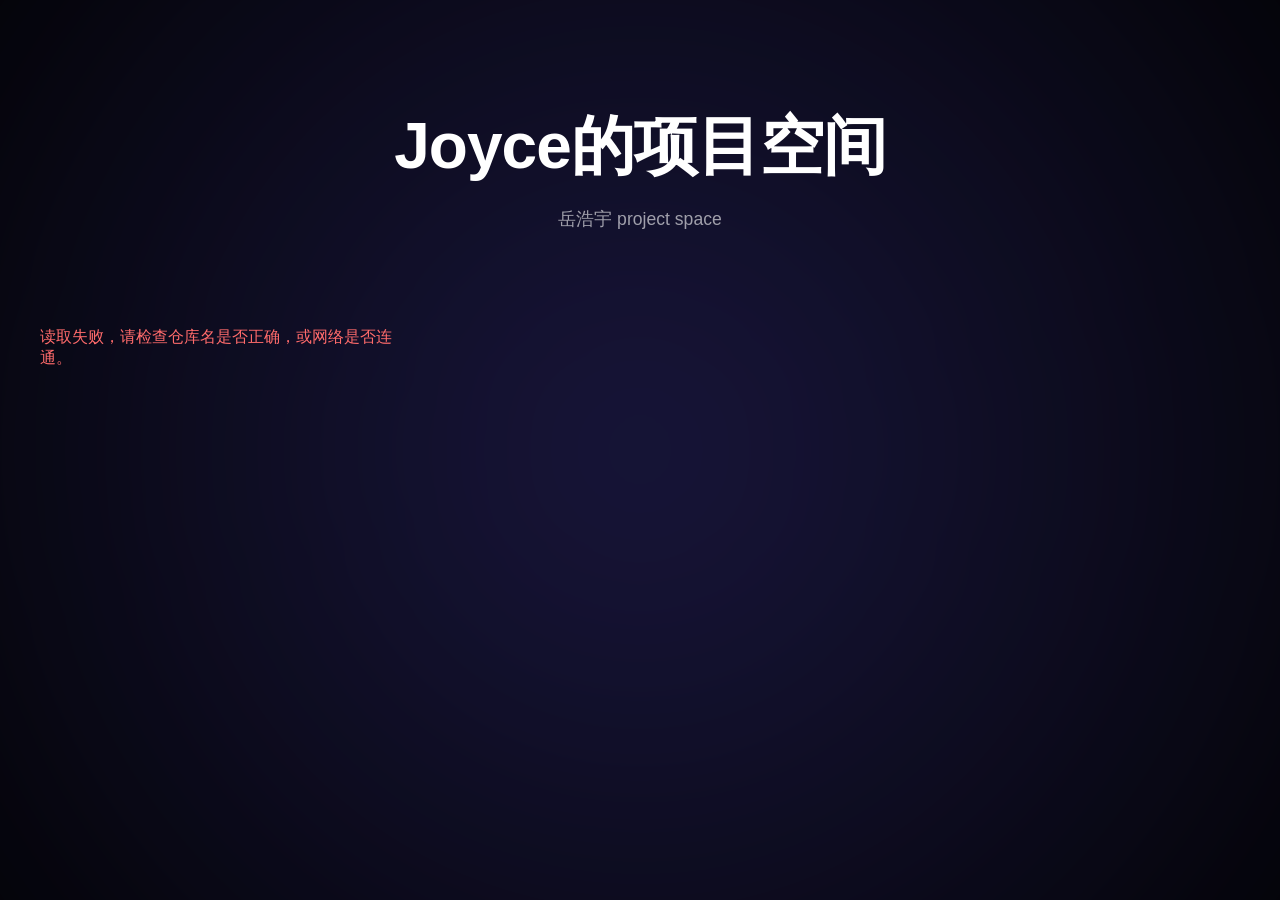
<file: index.html>
<!DOCTYPE html>
<html lang="zh-CN">
<head>
    <meta charset="UTF-8">
    <meta name="viewport" content="width=device-width, initial-scale=1.0">
    <title>Joyce的灵感空间</title>
    <link rel="stylesheet" href="style.css">
</head>
<body>
    <div class="aurora-bg"></div>

    <div class="container">
        <header class="header">
            <h1 class="title">Joyce的项目空间</h1>
            <p class="subtitle">岳浩宇 project space</p>
        </header>

        <main>
            <div id="project-grid" class="grid">
                <div class="loading">Joyce马上为你呈现...</div>
            </div>
        </main>
    </div>

    <script src="script.js"></script>
</body>
</html>
</file>
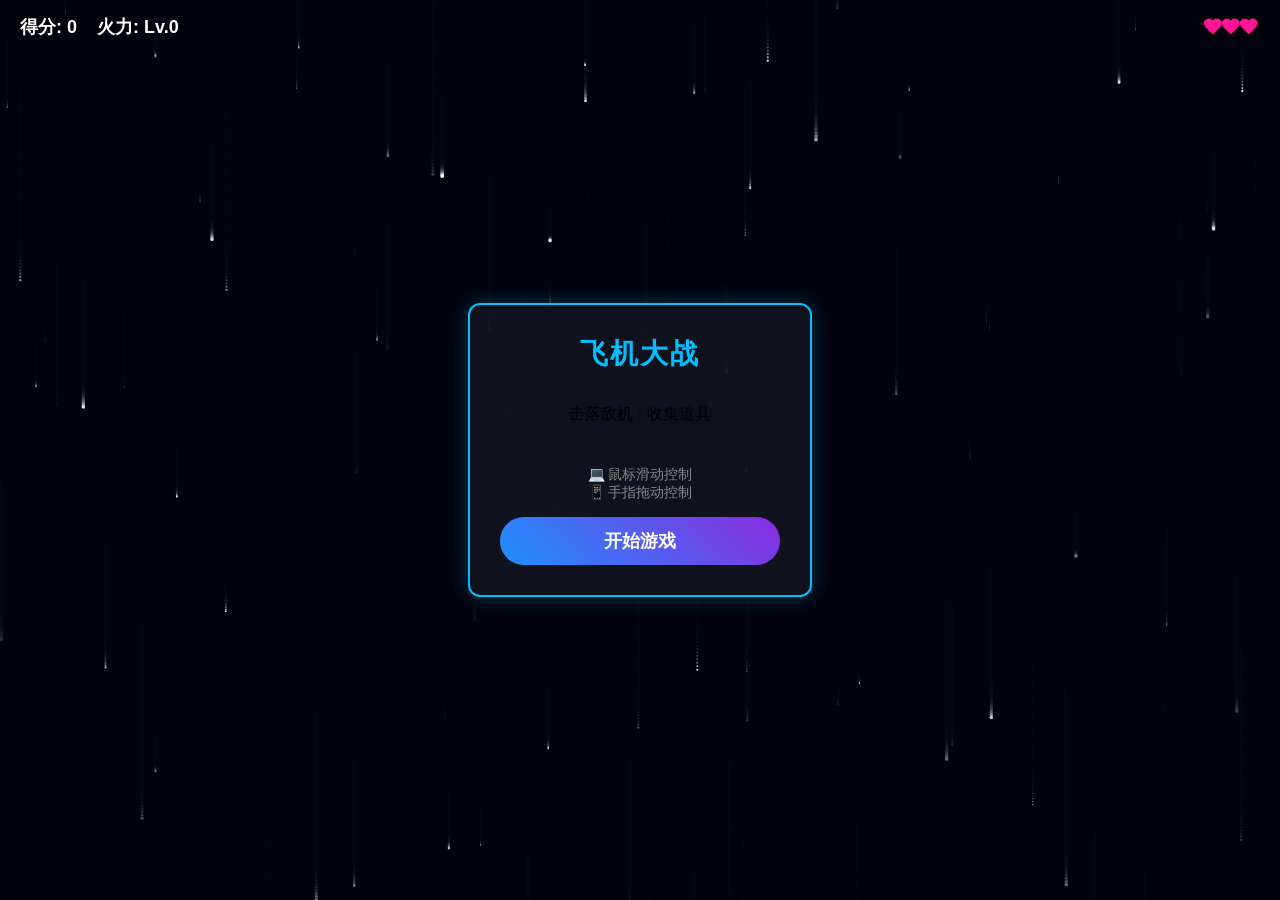
<file: projects/index.html>
<!DOCTYPE html>
<html lang="zh-CN">
<head>
    <meta charset="UTF-8">
    <meta name="viewport" content="width=device-width, initial-scale=1.0, maximum-scale=1.0, user-scalable=no">
    <title>飞机大战 - 强化版</title>
    <style>
        /* CSS 样式部分 */
        :root {
            --primary-color: #00BFFF;
            --danger-color: #FF4500;
            --power-color: #00FF00;
            --text-color: #FFFFFF;
            --ui-bg: rgba(0, 0, 0, 0.7);
        }

        body, html {
            margin: 0;
            padding: 0;
            width: 100%;
            height: 100%;
            overflow: hidden;
            background-color: #050510;
            font-family: 'Segoe UI', Tahoma, Geneva, Verdana, sans-serif;
            touch-action: none; /* 关键：禁止移动端默认触摸行为 */
            user-select: none; /* 禁止选中文本 */
            -webkit-user-select: none;
        }

        canvas {
            display: block;
            width: 100%;
            height: 100%;
        }

        #ui-layer {
            position: absolute;
            top: 0;
            left: 0;
            width: 100%;
            height: 100%;
            pointer-events: none;
            display: flex;
            flex-direction: column;
            justify-content: space-between;
        }

        /* 顶部状态栏 */
        .status-bar {
            display: flex;
            justify-content: space-between;
            align-items: center;
            padding: 15px 20px;
            font-size: 18px;
            font-weight: bold;
            color: var(--text-color);
            text-shadow: 0 0 5px rgba(0, 0, 0, 0.8);
        }

        .left-status, .right-status {
            display: flex;
            gap: 20px;
            align-items: center;
        }

        .heart-icon { color: #FF1493; margin-right: 2px; }
        .power-icon { color: var(--power-color); margin-right: 2px; }

        /* 模态框 */
        .modal {
            position: absolute;
            top: 50%;
            left: 50%;
            transform: translate(-50%, -50%);
            background: rgba(16, 20, 30, 0.95);
            border: 2px solid var(--primary-color);
            border-radius: 12px;
            padding: 30px;
            text-align: center;
            pointer-events: auto;
            box-shadow: 0 0 20px rgba(0, 191, 255, 0.3);
            min-width: 280px;
            display: flex;
            flex-direction: column;
            gap: 15px;
            transition: opacity 0.3s;
        }

        .hidden {
            opacity: 0;
            pointer-events: none;
            display: none !important;
        }

        h1 {
            margin: 0;
            color: var(--primary-color);
            font-size: 28px;
            letter-spacing: 2px;
        }

        .score-display {
            font-size: 40px;
            color: #fff;
            margin: 10px 0;
            font-weight: bold;
        }

        .btn {
            background: linear-gradient(45deg, #1E90FF, #8A2BE2);
            border: none;
            padding: 12px 24px;
            color: white;
            font-size: 18px;
            font-weight: bold;
            border-radius: 25px;
            cursor: pointer;
            transition: transform 0.1s, box-shadow 0.2s;
        }

        .btn:hover { transform: scale(1.05); box-shadow: 0 0 15px var(--primary-color); }
        .btn:active { transform: scale(0.95); }
        
        .controls-hint {
            font-size: 14px;
            color: #888;
            margin-top: 10px;
        }
    </style>
</head>
<body>

    <canvas id="gameCanvas"></canvas>

    <div id="ui-layer">
        <div class="status-bar" id="hud">
            <div class="left-status">
                <div id="scoreText">得分: 0</div>
                <div id="powerText">火力: Lv.0</div>
            </div>
            <div class="right-status" id="healthText">
                <span class="heart-icon">❤❤❤</span>
            </div>
        </div>

        <div id="startScreen" class="modal">
            <h1>飞机大战</h1>
            <p>击落敌机 · 收集道具</p>
            <div class="controls-hint">
                💻 鼠标滑动控制<br>
                📱 手指拖动控制
            </div>
            <button class="btn" id="startBtn">开始游戏</button>
        </div>

        <div id="gameOverScreen" class="modal hidden">
            <h1>游戏结束</h1>
            <p>最终得分</p>
            <div class="score-display" id="finalScore">0</div>
            <button class="btn" id="restartBtn">再次挑战</button>
        </div>
    </div>

    <script>
        const canvas = document.getElementById('gameCanvas');
        const ctx = canvas.getContext('2d');
        
        const startScreen = document.getElementById('startScreen');
        const gameOverScreen = document.getElementById('gameOverScreen');
        const scoreText = document.getElementById('scoreText');
        const powerText = document.getElementById('powerText');
        const healthText = document.getElementById('healthText');
        const finalScoreText = document.getElementById('finalScore');
        const startBtn = document.getElementById('startBtn');
        const restartBtn = document.getElementById('restartBtn');

        let gameState = 'MENU'; 
        let score = 0;
        let animationId;
        let frames = 0;
        let width, height;

        function resize() {
            width = window.innerWidth;
            height = window.innerHeight;
            canvas.width = width;
            canvas.height = height;
        }
        window.addEventListener('resize', resize);
        resize();

        // 输入控制
        const mouse = { x: width / 2, y: height / 2 };
        
        function updateInput(x, y) {
            mouse.x = x;
            mouse.y = y;
        }

        // 鼠标事件
        window.addEventListener('mousemove', (e) => {
            if (gameState === 'PLAYING') updateInput(e.clientX, e.clientY);
        });

        // 触摸事件 (支持多指，只取第一指)
        window.addEventListener('touchmove', (e) => {
            if (gameState === 'PLAYING') {
                e.preventDefault(); // 阻止滚动
                updateInput(e.touches[0].clientX, e.touches[0].clientY);
            }
        }, { passive: false });

        window.addEventListener('touchstart', (e) => {
             if (gameState === 'PLAYING') {
                updateInput(e.touches[0].clientX, e.touches[0].clientY);
            }
        });

        // 类定义

        class Star {
            constructor() {
                this.x = Math.random() * width;
                this.y = Math.random() * height;
                this.size = Math.random() * 2;
                this.speed = Math.random() * 3 + 0.5;
                this.opacity = Math.random();
            }
            update() {
                this.y += this.speed;
                if (this.y > height) { this.y = 0; this.x = Math.random() * width; }
            }
            draw() {
                ctx.fillStyle = `rgba(255, 255, 255, ${this.opacity})`;
                ctx.beginPath();
                ctx.arc(this.x, this.y, this.size, 0, Math.PI * 2);
                ctx.fill();
            }
        }

        class Player {
            constructor() {
                this.x = width / 2;
                this.y = height - 100;
                this.radius = 20;
                this.color = '#8A2BE2';
                this.health = 3;
                this.powerLevel = 0; // 0:单发, 1:双发, 2+:散射
                this.maxPowerLevel = 3;
            }

            upgradePower() {
                if (this.powerLevel < this.maxPowerLevel) {
                    this.powerLevel++;
                    updateUI();
                    // 浮动文字特效可以在这里加
                } else {
                    score += 50; // 满级加分
                }
            }

            update() {
                // 平滑移动
                this.x += (mouse.x - this.x) * 0.15;
                this.y += (mouse.y - this.y) * 0.15;

                // 边界限制
                if (this.x < this.radius) this.x = this.radius;
                if (this.x > width - this.radius) this.x = width - this.radius;
                if (this.y < this.radius) this.y = this.radius;
                if (this.y > height - this.radius) this.y = height - this.radius;
            }

            draw() {
                ctx.save();
                ctx.translate(this.x, this.y);

                // 飞机主体
                ctx.beginPath();
                ctx.moveTo(0, -30);
                ctx.lineTo(25, 20);
                ctx.lineTo(0, 10);
                ctx.lineTo(-25, 20);
                ctx.closePath();

                let gradient = ctx.createLinearGradient(0, -30, 0, 20);
                gradient.addColorStop(0, '#00BFFF');
                gradient.addColorStop(1, '#8A2BE2');
                ctx.fillStyle = gradient;
                ctx.fill();

                ctx.shadowBlur = 15;
                ctx.shadowColor = '#00BFFF';
                ctx.strokeStyle = '#fff';
                ctx.lineWidth = 2;
                ctx.stroke();

                // 驾驶舱
                ctx.fillStyle = '#fff';
                ctx.beginPath();
                ctx.moveTo(0, -10);
                ctx.lineTo(3, 5);
                ctx.lineTo(-3, 5);
                ctx.fill();

                ctx.restore();
            }
        }

        class Bullet {
            constructor(x, y, angle = 0, speed = 10, size = 4) {
                this.x = x;
                this.y = y;
                this.radius = size;
                this.speed = speed;
                this.angle = angle;
                this.vx = Math.sin(angle) * this.speed;
                this.vy = -Math.cos(angle) * this.speed;
                this.markedForDeletion = false;
            }

            update() {
                this.x += this.vx;
                this.y += this.vy;
                if (this.y < -50 || this.x < -50 || this.x > width + 50) {
                    this.markedForDeletion = true;
                }
            }

            draw() {
                ctx.beginPath();
                ctx.fillStyle = '#E0FFFF';
                ctx.arc(this.x, this.y, this.radius, 0, Math.PI * 2);
                ctx.fill();
                ctx.shadowBlur = 10;
                ctx.shadowColor = '#00BFFF';
                ctx.fill();
                ctx.shadowBlur = 0;
            }
        }

        class Enemy {
            constructor() {
                this.radius = 20;
                this.x = Math.random() * (width - this.radius * 2) + this.radius;
                this.y = -this.radius;
                this.speed = Math.random() * 2 + 2 + (score / 500); 
                this.markedForDeletion = false;
                this.angle = 0;
                this.spinSpeed = Math.random() * 0.1 - 0.05;
                this.hp = 1 + Math.floor(score / 1000); // 分数越高血越厚
            }

            update() {
                this.y += this.speed;
                this.angle += this.spinSpeed;
                if (this.y > height + this.radius) this.markedForDeletion = true;
            }

            draw() {
                ctx.save();
                ctx.translate(this.x, this.y);
                ctx.rotate(this.angle);

                ctx.beginPath();
                ctx.moveTo(-20, -15);
                ctx.lineTo(20, -15);
                ctx.lineTo(0, 25);
                ctx.closePath();

                ctx.fillStyle = '#FF4500';
                ctx.fill();
                ctx.strokeStyle = '#FF0000';
                ctx.lineWidth = 2;
                ctx.stroke();

                ctx.fillStyle = 'rgba(255, 255, 0, 0.5)';
                ctx.beginPath();
                ctx.arc(0, 0, 8, 0, Math.PI * 2);
                ctx.fill();

                ctx.restore();
            }
        }

        // 新增：道具类
        class PowerUp {
            constructor() {
                this.radius = 20;
                this.x = Math.random() * (width - 40) + 20;
                this.y = -30;
                this.speed = 2; // 掉落速度较慢
                this.markedForDeletion = false;
                this.pulse = 0;
            }

            update() {
                this.y += this.speed;
                this.pulse += 0.1;
                if (this.y > height + this.radius) this.markedForDeletion = true;
            }

            draw() {
                ctx.save();
                ctx.translate(this.x, this.y);
                
                // 呼吸效果
                const scale = 1 + Math.sin(this.pulse) * 0.1;
                ctx.scale(scale, scale);

                // 绘制发光边框
                ctx.shadowBlur = 15;
                ctx.shadowColor = '#00FF00';
                ctx.strokeStyle = '#00FF00';
                ctx.lineWidth = 3;
                
                // 矩形框
                ctx.strokeRect(-15, -15, 30, 30);
                
                // 内部半透明填充
                ctx.fillStyle = 'rgba(0, 255, 0, 0.3)';
                ctx.fillRect(-15, -15, 30, 30);

                // 文字 P
                ctx.fillStyle = '#fff';
                ctx.font = 'bold 20px Arial';
                ctx.textAlign = 'center';
                ctx.textBaseline = 'middle';
                ctx.fillText('P', 0, 2);

                ctx.restore();
            }
        }

        class Particle {
            constructor(x, y, color) {
                this.x = x;
                this.y = y;
                this.size = Math.random() * 3 + 2;
                this.speedX = Math.random() * 6 - 3;
                this.speedY = Math.random() * 6 - 3;
                this.color = color;
                this.alpha = 1;
                this.decay = Math.random() * 0.02 + 0.02;
            }
            update() {
                this.x += this.speedX;
                this.y += this.speedY;
                this.alpha -= this.decay;
            }
            draw() {
                ctx.save();
                ctx.globalAlpha = this.alpha;
                ctx.fillStyle = this.color;
                ctx.beginPath();
                ctx.arc(this.x, this.y, this.size, 0, Math.PI * 2);
                ctx.fill();
                ctx.restore();
            }
        }

        // 游戏管理器
        let player;
        let bullets = [];
        let enemies = [];
        let particles = [];
        let stars = [];
        let powerUps = []; // 道具数组

        function init() {
            player = new Player();
            bullets = [];
            enemies = [];
            particles = [];
            powerUps = [];
            score = 0;
            frames = 0;
            mouse.x = width / 2;
            mouse.y = height - 150;
            updateUI();
            
            stars = [];
            for (let i = 0; i < 100; i++) {
                stars.push(new Star());
            }
        }

        function createExplosion(x, y, color = '#FF4500') {
            for (let i = 0; i < 12; i++) {
                particles.push(new Particle(x, y, color));
            }
        }

        function spawnEntities() {
            // 敌人生成
            let spawnRate = 60;
            if (score > 500) spawnRate = 50;
            if (score > 1000) spawnRate = 40;
            if (score > 2000) spawnRate = 30;
            if (frames % spawnRate === 0) enemies.push(new Enemy());

            // 道具生成 (约每10秒生成一个，增加随机性)
            if (frames % 600 === 0 && Math.random() > 0.3) {
                powerUps.push(new PowerUp());
            }
        }

        function checkCollision(c1, c2) {
            const dx = c1.x - c2.x;
            const dy = c1.y - c2.y;
            const distance = Math.sqrt(dx * dx + dy * dy);
            return distance < c1.radius + c2.radius;
        }

        function updateUI() {
            scoreText.innerText = `得分: ${score}`;
            powerText.innerText = `火力: Lv.${player.powerLevel}`;
            let hearts = '';
            for (let i = 0; i < player.health; i++) hearts += '❤';
            healthText.innerHTML = `<span class="heart-icon">${hearts}</span>`;
        }

        function gameOver() {
            gameState = 'GAMEOVER';
            finalScoreText.innerText = score;
            gameOverScreen.classList.remove('hidden');
        }

        function playerShoot() {
            // 基础射击频率，等级越高射速越快
            const fireRate = 12 - (player.powerLevel * 2); 
            if (frames % fireRate === 0) {
                
                // 0级：单发
                bullets.push(new Bullet(player.x, player.y - 30));

                // 1级：双发 (左右)
                if (player.powerLevel >= 1) {
                    bullets.push(new Bullet(player.x - 15, player.y - 15));
                    bullets.push(new Bullet(player.x + 15, player.y - 15));
                }
                
                // 2级：三发散射 (左中右)
                if (player.powerLevel >= 2) {
                     bullets.push(new Bullet(player.x, player.y - 30, -0.2, 11, 5));
                     bullets.push(new Bullet(player.x, player.y - 30, 0.2, 11, 5));
                }

                // 3级：更加密集的散弹
                if (player.powerLevel >= 3) {
                    bullets.push(new Bullet(player.x - 20, player.y - 10, -0.1, 12, 6));
                    bullets.push(new Bullet(player.x + 20, player.y - 10, 0.1, 12, 6));
                }
            }
        }

        function animate() {
            if (gameState === 'MENU' || gameState === 'GAMEOVER') {
                ctx.fillStyle = 'rgba(5, 5, 16, 0.3)';
                ctx.fillRect(0, 0, width, height);
                if (stars.length === 0) for (let i = 0; i < 100; i++) stars.push(new Star());
                stars.forEach(star => { star.update(); star.draw(); });
                if (gameState !== 'MENU' && gameState !== 'GAMEOVER') requestAnimationFrame(animate);
                else requestAnimationFrame(animate); 
                return;
            }

            ctx.fillStyle = 'rgba(5, 5, 16, 0.4)';
            ctx.fillRect(0, 0, width, height);

            stars.forEach(star => { star.update(); star.draw(); });

            player.update();
            player.draw();
            playerShoot();

            // 粒子
            particles.forEach((p, i) => {
                p.update();
                p.draw();
                if (p.alpha <= 0) particles.splice(i, 1);
            });

            // 子弹
            bullets.forEach((b, i) => {
                b.update();
                b.draw();
                if (b.markedForDeletion) bullets.splice(i, 1);
            });

            // 敌人
            enemies.forEach((e, eIndex) => {
                e.update();
                e.draw();

                // 子弹击中敌人
                bullets.forEach((b, bIndex) => {
                    if (checkCollision(b, e)) {
                        // 简单逻辑：一击必杀，或者扣血
                        e.hp--;
                        if (e.hp <= 0) {
                            createExplosion(e.x, e.y, '#FFD700');
                            score += 10;
                            updateUI();
                            enemies.splice(eIndex, 1);
                        }
                        bullets.splice(bIndex, 1); // 子弹消失
                    }
                });

                // 敌人撞击玩家
                if (checkCollision(player, e)) {
                    createExplosion(player.x, player.y, '#FF0000');
                    enemies.splice(eIndex, 1);
                    player.health--;
                    // 被撞击掉一级火力
                    if(player.powerLevel > 0) player.powerLevel--;
                    updateUI();
                    
                    canvas.style.transform = 'translate(5px, 5px)';
                    setTimeout(() => canvas.style.transform = 'translate(0, 0)', 50);

                    if (player.health <= 0) gameOver();
                }

                if (e.markedForDeletion) enemies.splice(eIndex, 1);
            });

            // 道具逻辑
            powerUps.forEach((p, pIndex) => {
                p.update();
                p.draw();

                // 玩家吃到道具
                if (checkCollision(player, p)) {
                    player.upgradePower();
                    createExplosion(p.x, p.y, '#00FF00'); // 绿色特效
                    powerUps.splice(pIndex, 1);
                }
                
                if (p.markedForDeletion) powerUps.splice(pIndex, 1);
            });

            spawnEntities();
            frames++;
            requestAnimationFrame(animate);
        }

        startBtn.addEventListener('click', () => {
            startScreen.classList.add('hidden');
            init();
            gameState = 'PLAYING';
        });

        restartBtn.addEventListener('click', () => {
            gameOverScreen.classList.add('hidden');
            init();
            gameState = 'PLAYING';
        });

        init();
        animate();

    </script>
</body>
</html>
</file>
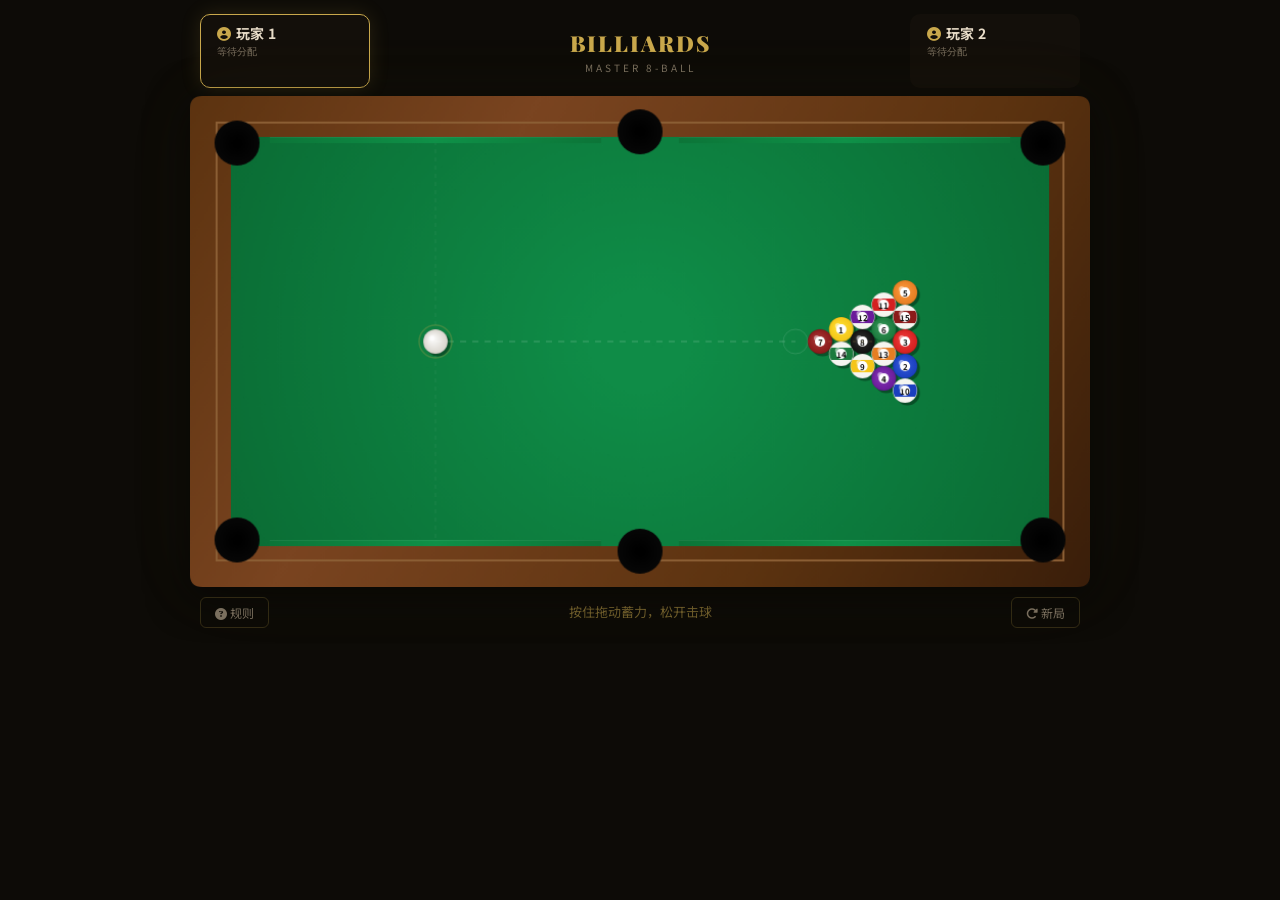
<file: projects/模拟台球/index.html>
<!DOCTYPE html>
<html lang="zh-CN">
<head>
<meta charset="UTF-8">
<meta name="viewport" content="width=device-width, initial-scale=1.0, user-scalable=no">
<title>台球大师 - 美式8球</title>
<link href="https://fonts.googleapis.com/css2?family=Playfair+Display:wght@700;900&family=Noto+Sans+SC:wght@400;600;700&display=swap" rel="stylesheet">
<link href="https://cdnjs.cloudflare.com/ajax/libs/font-awesome/6.5.0/css/all.min.css" rel="stylesheet">
<style>
:root{--bg:#0d0b07;--fg:#e8dcc8;--muted:#7a6f5e;--accent:#c9a84c;--card:rgba(20,16,10,0.9);--border:rgba(201,168,76,0.2)}
*{margin:0;padding:0;box-sizing:border-box}
body{background:var(--bg);color:var(--fg);font-family:'Noto Sans SC',sans-serif;min-height:100vh;display:flex;flex-direction:column;align-items:center;overflow-x:hidden;touch-action:none;-webkit-tap-highlight-color:transparent}
header{width:100%;max-width:920px;padding:14px 20px 8px;display:flex;justify-content:space-between;align-items:center;gap:10px;flex-wrap:wrap}
.player-panel{display:flex;align-items:center;gap:10px;padding:8px 16px;border-radius:10px;background:var(--card);border:1px solid transparent;transition:all .3s;min-width:170px}
.player-panel.active{border-color:var(--accent);box-shadow:0 0 20px rgba(201,168,76,0.15)}
.player-panel .name{font-weight:700;font-size:14px;letter-spacing:.5px}
.player-panel .type-label{font-size:10px;color:var(--muted);font-family:'Playfair Display',serif;margin-top:1px}
.player-panel .balls-row{display:flex;gap:3px;margin-top:4px;min-height:16px;flex-wrap:wrap}
.mini-ball{width:14px;height:14px;border-radius:50%;border:1px solid rgba(255,255,255,0.12);flex-shrink:0}
.title-area{text-align:center;flex-shrink:0}
.title-area h1{font-family:'Playfair Display',serif;font-size:22px;font-weight:900;color:var(--accent);letter-spacing:2px}
.title-area .sub{font-size:10px;color:var(--muted);letter-spacing:3px;margin-top:2px}
#gameCanvas{display:block;width:100%;max-width:900px;border-radius:6px;cursor:crosshair;box-shadow:0 8px 40px rgba(0,0,0,0.6),0 0 80px rgba(201,168,76,0.05)}
footer{width:100%;max-width:920px;padding:10px 20px 16px;display:flex;justify-content:space-between;align-items:center;flex-wrap:wrap;gap:8px}
.msg-bar{font-size:13px;color:var(--accent);min-height:20px;text-align:center;flex:1;transition:opacity .3s}
.help-btn{background:transparent;border:1px solid var(--border);color:var(--muted);padding:6px 14px;border-radius:6px;cursor:pointer;font-size:12px;font-family:inherit;transition:all .2s}
.help-btn:hover{border-color:var(--accent);color:var(--accent)}
#helpModal{position:fixed;inset:0;z-index:100;display:none;justify-content:center;align-items:center;background:rgba(0,0,0,0.7);backdrop-filter:blur(4px)}
#helpModal.show{display:flex}
.modal-box{background:#1a150e;border:1px solid var(--border);border-radius:14px;padding:28px 32px;max-width:420px;width:90%;max-height:80vh;overflow-y:auto}
.modal-box h2{font-family:'Playfair Display',serif;color:var(--accent);font-size:20px;margin-bottom:16px}
.modal-box p,.modal-box li{font-size:13px;line-height:1.8;color:var(--fg);opacity:.85}
.modal-box ul{padding-left:18px;margin:8px 0}
.modal-box .close-btn{display:block;margin:20px auto 0;padding:8px 32px;background:var(--accent);color:var(--bg);border:none;border-radius:6px;cursor:pointer;font-weight:700;font-family:inherit;font-size:13px}
#overlay{position:fixed;inset:0;z-index:90;display:none;justify-content:center;align-items:center;background:rgba(0,0,0,0.75);backdrop-filter:blur(6px)}
#overlay.show{display:flex}
.ov-box{text-align:center;padding:40px 48px;background:var(--card);border:1px solid var(--border);border-radius:16px}
.ov-box h2{font-family:'Playfair Display',serif;font-size:28px;color:var(--accent);margin-bottom:8px}
.ov-box p{color:var(--muted);margin-bottom:24px;font-size:14px}
.ov-box button{padding:12px 40px;background:var(--accent);color:var(--bg);border:none;border-radius:8px;cursor:pointer;font-weight:700;font-size:14px;font-family:inherit;transition:transform .15s}
.ov-box button:hover{transform:scale(1.04)}
@media(max-width:600px){header{padding:10px 12px 6px}.player-panel{min-width:130px;padding:6px 10px}.player-panel .name{font-size:12px}.title-area h1{font-size:17px}footer{padding:8px 12px}.mini-ball{width:12px;height:12px}}
</style>
</head>
<body>
<header>
  <div class="player-panel active" id="p1Panel">
    <div>
      <div class="name"><i class="fa-solid fa-circle-user" style="color:var(--accent);margin-right:4px"></i>玩家 1</div>
      <div class="type-label" id="p1Type">等待分配</div>
      <div class="balls-row" id="p1Balls"></div>
    </div>
  </div>
  <div class="title-area">
    <h1>BILLIARDS</h1>
    <div class="sub">MASTER 8-BALL</div>
  </div>
  <div class="player-panel" id="p2Panel">
    <div>
      <div class="name"><i class="fa-solid fa-circle-user" style="color:var(--accent);margin-right:4px"></i>玩家 2</div>
      <div class="type-label" id="p2Type">等待分配</div>
      <div class="balls-row" id="p2Balls"></div>
    </div>
  </div>
</header>
<canvas id="gameCanvas" width="880" height="480"></canvas>
<footer>
  <button class="help-btn" id="helpOpen"><i class="fa-solid fa-circle-question"></i> 规则</button>
  <div class="msg-bar" id="msgBar">按住拖动蓄力，松开击球</div>
  <button class="help-btn" id="newGameBtn"><i class="fa-solid fa-rotate-right"></i> 新局</button>
</footer>
<div id="helpModal">
  <div class="modal-box">
    <h2>美式8球规则</h2>
    <ul>
      <li>开球后，第一个合法进球决定双方球型</li>
      <li><b>实心球</b>（1-7号）与<b>花球</b>（9-15号）</li>
      <li>轮流击球，进自己的球可继续击球</li>
      <li>打完己方所有球后，需击入8号球获胜</li>
      <li>白球进袋或未碰到球为犯规，对方获得自由球</li>
      <li>未清完己方球就打进8号球判负</li>
    </ul>
    <p><b>操作：</b>按住鼠标向任意方向拖动蓄力，松开击球</p>
    <p style="margin-top:8px;font-size:11px;color:var(--muted)">支持鼠标和触屏操作</p>
    <button class="close-btn" id="helpClose">知道了</button>
  </div>
</div>
<div id="overlay">
  <div class="ov-box">
    <h2 id="ovTitle">胜利</h2>
    <p id="ovMsg">玩家 1 获胜</p>
    <button id="ovBtn">再来一局</button>
  </div>
</div>
<script>
const canvas = document.getElementById('gameCanvas');
const ctx = canvas.getContext('2d');
const CW = 880, CH = 480;

const T = {
  ox: 40, oy: 40, w: 800, h: 400, r: 12, pr: 22,
  bounce: 0.85, friction: 0.991, minV: 0.08, maxPower: 22
};

const POCKETS = [
  { x: T.ox + 6,       y: T.oy + 6 },
  { x: T.ox + T.w / 2, y: T.oy - 5 },
  { x: T.ox + T.w - 6, y: T.oy + 6 },
  { x: T.ox + 6,       y: T.oy + T.h - 6 },
  { x: T.ox + T.w / 2, y: T.oy + T.h + 5 },
  { x: T.ox + T.w - 6, y: T.oy + T.h - 6 }
];

const BC = {
  0:'#f0ece4',1:'#f5c518',2:'#1a3fbf',3:'#d42020',4:'#6a1b9a',
  5:'#e67e22',6:'#1b7a3d',7:'#8b1a1a',8:'#111111',
  9:'#f5c518',10:'#1a3fbf',11:'#d42020',12:'#6a1b9a',
  13:'#e67e22',14:'#1b7a3d',15:'#8b1a1a'
};

/* 固定纹理点 */
const feltDots = [];
for (let i = 0; i < 300; i++) feltDots.push({ x: T.ox + Math.random() * T.w, y: T.oy + Math.random() * T.h, bright: Math.random() > 0.5 });

/* ==================== 音效 ==================== */
let audioCtx = null;
function ensureAudio() { if (!audioCtx) audioCtx = new (window.AudioContext || window.webkitAudioContext)(); }
function playHit(vol) {
  ensureAudio(); if (!audioCtx) return;
  const len = 0.04, sr = audioCtx.sampleRate, buf = audioCtx.createBuffer(1, sr * len, sr), d = buf.getChannelData(0);
  for (let i = 0; i < d.length; i++) d[i] = (Math.random() * 2 - 1) * Math.exp(-i / (d.length * 0.08));
  const src = audioCtx.createBufferSource(); src.buffer = buf;
  const g = audioCtx.createGain(); g.gain.value = Math.min(vol, 1) * 0.18;
  const f = audioCtx.createBiquadFilter(); f.type = 'bandpass'; f.frequency.value = 900; f.Q.value = 0.8;
  src.connect(f); f.connect(g); g.connect(audioCtx.destination); src.start();
}
function playPocket() {
  ensureAudio(); if (!audioCtx) return;
  const o = audioCtx.createOscillator(), g = audioCtx.createGain();
  o.connect(g); g.connect(audioCtx.destination); o.frequency.value = 120; o.type = 'sine';
  g.gain.setValueAtTime(0.2, audioCtx.currentTime);
  g.gain.exponentialRampToValueAtTime(0.001, audioCtx.currentTime + 0.25);
  o.start(); o.stop(audioCtx.currentTime + 0.25);
}
function playCueHit(power) {
  ensureAudio(); if (!audioCtx) return;
  const o = audioCtx.createOscillator(), g = audioCtx.createGain();
  o.connect(g); g.connect(audioCtx.destination); o.frequency.value = 250 + power * 10; o.type = 'triangle';
  g.gain.setValueAtTime(0.12, audioCtx.currentTime);
  g.gain.exponentialRampToValueAtTime(0.001, audioCtx.currentTime + 0.08);
  o.start(); o.stop(audioCtx.currentTime + 0.08);
}

/* ==================== 游戏状态 ==================== */
let balls = [];
let state = 'idle'; // idle | aiming | moving | placing | gameover
let currentPlayer = 0;
let players = [{ type: null, pocketed: [] }, { type: null, pocketed: [] }];
let shotPocketed = [];
let shotFirstHit = null;
let msgTimeout = null;

let mouseX = CW / 2, mouseY = CH / 2;
let aimAngle = 0, aimPower = 0;
let dragStartX = 0, dragStartY = 0;

let pocketAnimations = [];
let frameCount = 0;

/* ==================== 球 ==================== */
function createBall(num, x, y) { return { num, x, y, vx: 0, vy: 0, active: true, color: BC[num], striped: num >= 9 }; }
function getCueBall() { return balls.find(b => b.num === 0 && b.active); }
function getCueBallAny() { return balls.find(b => b.num === 0); }

/* ==================== 初始化 ==================== */
function initGame() {
  balls = []; state = 'idle'; currentPlayer = 0;
  players = [{ type: null, pocketed: [] }, { type: null, pocketed: [] }];
  shotPocketed = []; shotFirstHit = null; pocketAnimations = [];

  balls.push(createBall(0, T.ox + T.w * 0.25, T.oy + T.h / 2));
  const nums = [1,2,3,4,5,6,7,9,10,11,12,13,14,15];
  for (let i = nums.length - 1; i > 0; i--) { const j = Math.floor(Math.random() * (i + 1)); [nums[i], nums[j]] = [nums[j], nums[i]]; }
  nums.splice(4, 0, 8);

  const sx = T.ox + T.w * 0.72, cy = T.oy + T.h / 2, d = T.r * 2 * Math.cos(Math.PI / 6);
  let idx = 0;
  for (let row = 0; row < 5; row++) for (let col = 0; col <= row; col++) {
    balls.push(createBall(nums[idx], sx + row * d, cy + (col - row / 2) * T.r * 2)); idx++;
  }
  updateUI(); setMsg('按住拖动蓄力，松开击球');
}

/* ==================== 物理 ==================== */
const SUBSTEPS = 5;

function nearPocket(x, y) {
  for (const p of POCKETS) { const dx = x - p.x, dy = y - p.y; if (dx * dx + dy * dy < (T.pr + 8) * (T.pr + 8)) return true; }
  return false;
}

function physicsUpdate() {
  for (let s = 0; s < SUBSTEPS; s++) {
    for (const b of balls) { if (b.active) { b.x += b.vx / SUBSTEPS; b.y += b.vy / SUBSTEPS; } }
    for (let i = 0; i < balls.length; i++) { if (!balls[i].active) continue; for (let j = i + 1; j < balls.length; j++) { if (!balls[j].active) continue; ballCollision(balls[i], balls[j]); } }
    for (const b of balls) { if (b.active) wallCollision(b); }
    for (const b of balls) { if (b.active) pocketCheck(b); }
  }
  for (const b of balls) {
    if (!b.active) continue;
    b.vx *= T.friction; b.vy *= T.friction;
    if (b.vx * b.vx + b.vy * b.vy < T.minV * T.minV) { b.vx = 0; b.vy = 0; }
  }
}

function ballCollision(a, b) {
  const dx = b.x - a.x, dy = b.y - a.y, dist = Math.sqrt(dx * dx + dy * dy), minD = T.r * 2;
  if (dist >= minD || dist < 0.001) return;
  const nx = dx / dist, ny = dy / dist, dvx = a.vx - b.vx, dvy = a.vy - b.vy, dvn = dvx * nx + dvy * ny;
  if (dvn <= 0) return;
  a.vx -= dvn * nx; a.vy -= dvn * ny; b.vx += dvn * nx; b.vy += dvn * ny;
  const ov = minD - dist; a.x -= ov / 2 * nx; a.y -= ov / 2 * ny; b.x += ov / 2 * nx; b.y += ov / 2 * ny;
  if (shotFirstHit === null) { if (a.num === 0) shotFirstHit = b.num; else if (b.num === 0) shotFirstHit = a.num; }
  const intensity = Math.min(dvn / 8, 1); if (intensity > 0.05) playHit(intensity);
}

function wallCollision(b) {
  if (nearPocket(b.x, b.y)) {
    /* 在袋口附近不做反弹，但加安全边界防止飞太远 */
    b.x = Math.max(T.ox - T.r * 2, Math.min(T.ox + T.w + T.r * 2, b.x));
    b.y = Math.max(T.oy - T.r * 2, Math.min(T.oy + T.h + T.r * 2, b.y));
    return;
  }
  const r = T.r, l = T.ox + r, rr = T.ox + T.w - r, tp = T.oy + r, bt = T.oy + T.h - r;
  let hit = false;
  if (b.x < l)  { b.x = l;  b.vx = Math.abs(b.vx) * T.bounce; hit = true; }
  if (b.x > rr) { b.x = rr; b.vx = -Math.abs(b.vx) * T.bounce; hit = true; }
  if (b.y < tp) { b.y = tp; b.vy = Math.abs(b.vy) * T.bounce; hit = true; }
  if (b.y > bt) { b.y = bt; b.vy = -Math.abs(b.vy) * T.bounce; hit = true; }
  if (hit) playHit(0.3);
}

function pocketCheck(b) {
  for (const p of POCKETS) {
    const dx = b.x - p.x, dy = b.y - p.y;
    if (dx * dx + dy * dy < T.pr * T.pr) {
      b.active = false; b.vx = 0; b.vy = 0;
      shotPocketed.push(b.num);
      pocketAnimations.push({ x: p.x, y: p.y, t: 1, color: b.color });
      playPocket(); return;
    }
  }
}

function allStopped() { return balls.every(b => !b.active || (b.vx === 0 && b.vy === 0)); }

/* ==================== 击球分析 ==================== */
function analyzeShot() {
  const pock = shotPocketed;
  const first = shotFirstHit;
  const cp = players[currentPlayer];
  let foul = false, gameOver = false, winner = null;

  /* 犯规判定 */
  if (pock.includes(0)) foul = true;
  if (first === null && !foul) foul = true;
  if (first !== null && cp.type && !foul) {
    if (cp.type === 'solid' && first > 8) foul = true;
    if (cp.type === 'stripe' && first < 9) foul = true;
  }

  /* 8号球判定 */
  if (pock.includes(8)) {
    gameOver = true;
    winner = (foul || countRemaining(currentPlayer) > 0) ? (1 - currentPlayer) : currentPlayer;
  }

  /* 球型分配 */
  if (!players[0].type && !foul && !gameOver) {
    const valid = pock.filter(n => n !== 0 && n !== 8);
    if (valid.length > 0) {
      const f = valid[0];
      if (f >= 1 && f <= 7) { cp.type = 'solid'; players[1 - currentPlayer].type = 'stripe'; setMsg(`球型分配 — 玩家${currentPlayer + 1}: 实心球`); }
      else { cp.type = 'stripe'; players[1 - currentPlayer].type = 'solid'; setMsg(`球型分配 — 玩家${currentPlayer + 1}: 花球`); }
    }
  }

  /* 记录进球 */
  for (const n of pock) {
    if (n === 0 || n === 8) continue;
    const owner = (n >= 1 && n <= 7) ? players.find(p => p.type === 'solid') : players.find(p => p.type === 'stripe');
    if (owner) owner.pocketed.push(n);
  }

  /* 游戏结束 */
  if (gameOver) {
    state = 'gameover';
    document.getElementById('ovTitle').textContent = '游戏结束';
    document.getElementById('ovMsg').textContent = `玩家 ${winner + 1} 获胜！`;
    document.getElementById('overlay').classList.add('show');
    updateUI(); return;
  }

  /* 犯规处理 */
  if (foul) {
    if (pock.includes(0)) {
      /* 白球进袋：保持白球 inactive，进入放置模式 */
      state = 'placing';
      currentPlayer = 1 - currentPlayer;
      setMsg('白球落袋犯规！请点击台面放置白球');
      updateUI(); return;
    }
    setMsg('犯规！换对手击球');
    currentPlayer = 1 - currentPlayer;
    state = 'idle'; updateUI(); return;
  }

  /* 正常结算 */
  const myPock = pock.filter(n => {
    if (!cp.type) return n !== 0 && n !== 8;
    return cp.type === 'solid' ? (n >= 1 && n <= 7) : (n >= 9 && n <= 15);
  });
  if (myPock.length === 0) { setMsg('换对手击球'); currentPlayer = 1 - currentPlayer; }
  else setMsg('好球！继续击球');
  state = 'idle'; updateUI();
}

function countRemaining(pi) {
  const p = players[pi]; if (!p.type) return 7;
  const [lo, hi] = p.type === 'solid' ? [1, 7] : [9, 15];
  let t = hi - lo + 1; for (const n of p.pocketed) { if (n >= lo && n <= hi) t--; } return t;
}

/* ==================== 瞄准线 ==================== */
function getAimEndpoint() {
  const cue = getCueBall(); if (!cue) return null;
  const dx = Math.cos(aimAngle), dy = Math.sin(aimAngle);
  let minT = 2000, hitBall = null;
  for (const b of balls) {
    if (!b.active || b.num === 0) continue;
    const ox = cue.x - b.x, oy = cue.y - b.y;
    const bv = 2 * (ox * dx + oy * dy), cv = ox * ox + oy * oy - (T.r * 2) * (T.r * 2);
    const disc = bv * bv - 4 * cv;
    if (disc >= 0) { const t = (-bv - Math.sqrt(disc)) / 2; if (t > 1 && t < minT) { minT = t; hitBall = b; } }
  }
  const l = T.ox + T.r, r = T.ox + T.w - T.r, tp = T.oy + T.r, bt = T.oy + T.h - T.r;
  const walls = [];
  if (dx < 0) walls.push({ t: (l - cue.x) / dx, chk: () => { const y = cue.y + dy * (l - cue.x) / dx; return y >= tp && y <= bt && !nearPocket(l, y); } });
  if (dx > 0) walls.push({ t: (r - cue.x) / dx, chk: () => { const y = cue.y + dy * (r - cue.x) / dx; return y >= tp && y <= bt && !nearPocket(r, y); } });
  if (dy < 0) walls.push({ t: (tp - cue.y) / dy, chk: () => { const x = cue.x + dx * (tp - cue.y) / dy; return x >= l && x <= r && !nearPocket(x, tp); } });
  if (dy > 0) walls.push({ t: (bt - cue.y) / dy, chk: () => { const x = cue.x + dx * (bt - cue.y) / dy; return x >= l && x <= r && !nearPocket(x, bt); } });
  for (const w of walls) { if (w.t > 1 && w.t < minT && w.chk()) { minT = w.t; hitBall = null; } }
  return { x: cue.x + dx * minT, y: cue.y + dy * minT, hitBall };
}

/* ==================== 渲染 ==================== */
function drawTable() {
  const grd = ctx.createLinearGradient(0, 0, CW, CH);
  grd.addColorStop(0, '#5c3310'); grd.addColorStop(0.3, '#7a4420'); grd.addColorStop(0.7, '#5c3310'); grd.addColorStop(1, '#3a1e0a');
  ctx.fillStyle = grd;
  ctx.beginPath(); ctx.moveTo(12, 0); ctx.lineTo(CW - 12, 0); ctx.quadraticCurveTo(CW, 0, CW, 12);
  ctx.lineTo(CW, CH - 12); ctx.quadraticCurveTo(CW, CH, CW - 12, CH); ctx.lineTo(12, CH);
  ctx.quadraticCurveTo(0, CH, 0, CH - 12); ctx.lineTo(0, 12); ctx.quadraticCurveTo(0, 0, 12, 0);
  ctx.closePath(); ctx.fill();

  ctx.strokeStyle = '#8b5e34'; ctx.lineWidth = 2;
  ctx.strokeRect(T.ox - 14, T.oy - 14, T.w + 28, T.h + 28);

  const fg = ctx.createRadialGradient(CW / 2, CH / 2, 50, CW / 2, CH / 2, 500);
  fg.addColorStop(0, '#0f8c47'); fg.addColorStop(1, '#0a6832');
  ctx.fillStyle = fg; ctx.fillRect(T.ox, T.oy, T.w, T.h);

  ctx.globalAlpha = 0.025;
  for (const dot of feltDots) { ctx.fillStyle = dot.bright ? '#fff' : '#000'; ctx.fillRect(dot.x, dot.y, 1, 1); }
  ctx.globalAlpha = 1;

  const lx = T.ox + T.w * 0.25;
  ctx.strokeStyle = 'rgba(255,255,255,0.07)'; ctx.lineWidth = 1; ctx.setLineDash([4, 4]);
  ctx.beginPath(); ctx.moveTo(lx, T.oy + 4); ctx.lineTo(lx, T.oy + T.h - 4); ctx.stroke(); ctx.setLineDash([]);
  ctx.fillStyle = 'rgba(255,255,255,0.1)';
  [T.ox + T.w * 0.25, T.ox + T.w * 0.75].forEach(dx => { ctx.beginPath(); ctx.arc(dx, T.oy + T.h / 2, 3, 0, Math.PI * 2); ctx.fill(); });

  for (const p of POCKETS) {
    ctx.beginPath(); ctx.arc(p.x, p.y, T.pr, 0, Math.PI * 2);
    ctx.fillStyle = '#080808'; ctx.fill();
    const sg = ctx.createRadialGradient(p.x, p.y, T.pr * 0.2, p.x, p.y, T.pr);
    sg.addColorStop(0, 'rgba(0,0,0,0.95)'); sg.addColorStop(1, 'rgba(0,0,0,0.2)');
    ctx.fillStyle = sg; ctx.fill();
  }

  /* 缓冲垫：只画上下边，远离所有袋口 */
  const cushW = 6, cg = T.pr + 16, mg = T.pr + 16, halfW = T.w / 2, segW = halfW - cg - mg;
  drawCushSeg(T.ox + cg, T.oy, segW, cushW);
  drawCushSeg(T.ox + halfW + mg, T.oy, segW, cushW);
  drawCushSeg(T.ox + cg, T.oy + T.h - cushW, segW, cushW);
  drawCushSeg(T.ox + halfW + mg, T.oy + T.h - cushW, segW, cushW);
}

function drawCushSeg(x, y, w, h) {
  if (w <= 0) return;
  const g = ctx.createLinearGradient(x, y, x + w, y);
  g.addColorStop(0, '#0c7538'); g.addColorStop(0.5, '#0f9148'); g.addColorStop(1, '#0c7538');
  ctx.fillStyle = g; ctx.fillRect(x, y, w, h);
  ctx.fillStyle = 'rgba(255,255,255,0.06)'; ctx.fillRect(x, y, w, 1);
}

function drawBall(b) {
  if (!b || !b.active) return;
  const { x, y, num, color, striped } = b, r = T.r;
  ctx.save();
  ctx.beginPath(); ctx.arc(x + 2.5, y + 2.5, r, 0, Math.PI * 2); ctx.fillStyle = 'rgba(0,0,0,0.35)'; ctx.fill();

  if (num === 0) {
    ctx.beginPath(); ctx.arc(x, y, r, 0, Math.PI * 2);
    const wg = ctx.createRadialGradient(x - r * 0.3, y - r * 0.3, 0, x, y, r);
    wg.addColorStop(0, '#ffffff'); wg.addColorStop(1, '#d8d4cc'); ctx.fillStyle = wg; ctx.fill();
  } else if (striped) {
    ctx.beginPath(); ctx.arc(x, y, r, 0, Math.PI * 2); ctx.fillStyle = '#f5f5f0'; ctx.fill();
    ctx.save(); ctx.beginPath(); ctx.arc(x, y, r - 0.5, 0, Math.PI * 2); ctx.clip();
    ctx.fillStyle = color; ctx.fillRect(x - r, y - r * 0.5, r * 2, r * 1); ctx.restore();
  } else {
    ctx.beginPath(); ctx.arc(x, y, r, 0, Math.PI * 2);
    const bg = ctx.createRadialGradient(x - r * 0.25, y - r * 0.25, 0, x, y, r);
    bg.addColorStop(0, lighten(color, 30)); bg.addColorStop(1, color); ctx.fillStyle = bg; ctx.fill();
  }

  if (num > 0) {
    ctx.beginPath(); ctx.arc(x, y, r * 0.42, 0, Math.PI * 2); ctx.fillStyle = '#fff'; ctx.fill();
    ctx.fillStyle = '#111'; ctx.font = `bold ${Math.round(r * 0.65)}px 'Noto Sans SC',sans-serif`;
    ctx.textAlign = 'center'; ctx.textBaseline = 'middle'; ctx.fillText(String(num), x, y + 0.5);
  }
  ctx.beginPath(); ctx.arc(x - r * 0.28, y - r * 0.28, r * 0.22, 0, Math.PI * 2); ctx.fillStyle = 'rgba(255,255,255,0.5)'; ctx.fill();
  ctx.beginPath(); ctx.arc(x, y, r, 0, Math.PI * 2); ctx.strokeStyle = 'rgba(0,0,0,0.12)'; ctx.lineWidth = 0.7; ctx.stroke();
  ctx.restore();
}

function lighten(hex, a) {
  let r = parseInt(hex.slice(1, 3), 16), g = parseInt(hex.slice(3, 5), 16), b = parseInt(hex.slice(5, 7), 16);
  return `rgb(${Math.min(255, r + a)},${Math.min(255, g + a)},${Math.min(255, b + a)})`;
}

function drawAimLine() {
  if (state !== 'idle' && state !== 'aiming') return;
  const cue = getCueBall(); if (!cue) return;
  aimAngle = Math.atan2(mouseY - cue.y, mouseX - cue.x);
  const ep = getAimEndpoint(); if (!ep) return;
  ctx.save();
  ctx.setLineDash([6, 6]); ctx.strokeStyle = 'rgba(255,255,255,0.22)'; ctx.lineWidth = 1;
  ctx.beginPath(); ctx.moveTo(cue.x, cue.y); ctx.lineTo(ep.x, ep.y); ctx.stroke(); ctx.setLineDash([]);
  if (ep.hitBall) {
    ctx.beginPath(); ctx.arc(ep.x, ep.y, T.r, 0, Math.PI * 2); ctx.strokeStyle = 'rgba(255,255,255,0.12)'; ctx.lineWidth = 1; ctx.stroke();
    const ta = Math.atan2(ep.hitBall.y - ep.y, ep.hitBall.x - ep.x);
    ctx.setLineDash([3, 5]); ctx.strokeStyle = 'rgba(201,168,76,0.25)';
    ctx.beginPath(); ctx.moveTo(ep.hitBall.x, ep.hitBall.y);
    ctx.lineTo(ep.hitBall.x + Math.cos(ta) * 60, ep.hitBall.y + Math.sin(ta) * 60); ctx.stroke(); ctx.setLineDash([]);
  }
  ctx.restore();
}

function drawCue() {
  if (state !== 'aiming') return;
  const cue = getCueBall(); if (!cue) return;
  const pullBack = aimPower * 3, cueLen = 220, startDist = T.r + 6 + pullBack;
  const sx = cue.x - Math.cos(aimAngle) * startDist, sy = cue.y - Math.sin(aimAngle) * startDist;
  const ex = cue.x - Math.cos(aimAngle) * (startDist + cueLen), ey = cue.y - Math.sin(aimAngle) * (startDist + cueLen);
  ctx.save(); ctx.lineCap = 'round';
  ctx.strokeStyle = 'rgba(0,0,0,0.2)'; ctx.lineWidth = 8;
  ctx.beginPath(); ctx.moveTo(sx + 2, sy + 2); ctx.lineTo(ex + 2, ey + 2); ctx.stroke();
  const cg = ctx.createLinearGradient(sx, sy, ex, ey);
  cg.addColorStop(0, '#f5e6c8'); cg.addColorStop(0.04, '#1a1a1a'); cg.addColorStop(0.06, '#c9a84c'); cg.addColorStop(0.5, '#8b6914'); cg.addColorStop(1, '#5c3d0e');
  ctx.strokeStyle = cg; ctx.lineWidth = 7;
  ctx.beginPath(); ctx.moveTo(sx, sy); ctx.lineTo(ex, ey); ctx.stroke();
  ctx.strokeStyle = 'rgba(255,255,255,0.08)'; ctx.lineWidth = 2;
  ctx.beginPath(); ctx.moveTo(sx, sy); ctx.lineTo(ex, ey); ctx.stroke();
  ctx.restore();
}

function drawPowerBar() {
  if (state !== 'aiming') return;
  const cue = getCueBall(); if (!cue) return;
  const bw = 80, bh = 7, bx = cue.x - bw / 2, by = cue.y + T.r + 22;
  /* 始终显示背景框 */
  ctx.fillStyle = 'rgba(0,0,0,0.45)'; fillRR(bx - 2, by - 2, bw + 4, bh + 4, 4);
  ctx.fillStyle = 'rgba(255,255,255,0.08)'; fillRR(bx, by, bw, bh, 3);
  /* 有力度时画填充 */
  if (aimPower > 0.15) {
    const pct = aimPower / T.maxPower;
    const pg = ctx.createLinearGradient(bx, by, bx + bw * pct, by);
    pg.addColorStop(0, '#00ff88'); pg.addColorStop(0.5, '#ffcc00'); pg.addColorStop(1, '#ff3333');
    ctx.fillStyle = pg; fillRR(bx, by, bw * pct, bh, 3);
  }
}

function fillRR(x, y, w, h, r) {
  if (w <= 0) return; r = Math.min(r, w / 2, h / 2);
  ctx.beginPath(); ctx.moveTo(x + r, y); ctx.lineTo(x + w - r, y); ctx.quadraticCurveTo(x + w, y, x + w, y + r);
  ctx.lineTo(x + w, y + h - r); ctx.quadraticCurveTo(x + w, y + h, x + w - r, y + h);
  ctx.lineTo(x + r, y + h); ctx.quadraticCurveTo(x, y + h, x, y + h - r);
  ctx.lineTo(x, y + r); ctx.quadraticCurveTo(x, y, x + r, y); ctx.closePath(); ctx.fill();
}

function drawPocketAnims() {
  for (let i = pocketAnimations.length - 1; i >= 0; i--) {
    const a = pocketAnimations[i]; a.t -= 0.04;
    if (a.t <= 0) { pocketAnimations.splice(i, 1); continue; }
    ctx.save(); ctx.globalAlpha = a.t; ctx.beginPath();
    ctx.arc(a.x, a.y, T.pr * (2 - a.t), 0, Math.PI * 2);
    ctx.strokeStyle = a.color; ctx.lineWidth = 2; ctx.stroke(); ctx.restore();
  }
}

function drawPlacingGhost() {
  if (state !== 'placing') return;
  const gx = Math.max(T.ox + T.r, Math.min(T.ox + T.w - T.r, mouseX));
  const gy = Math.max(T.oy + T.r, Math.min(T.oy + T.h - T.r, mouseY));
  let valid = true;
  for (const b of balls) {
    if (!b.active || b.num === 0) continue;
    const dx = gx - b.x, dy = gy - b.y;
    if (dx * dx + dy * dy < (T.r * 2 + 4) * (T.r * 2 + 4)) { valid = false; break; }
  }
  /* 半透明幽灵球跟随鼠标 */
  ctx.save(); ctx.globalAlpha = 0.55;
  ctx.beginPath(); ctx.arc(gx, gy, T.r, 0, Math.PI * 2);
  ctx.fillStyle = valid ? '#f0ece4' : '#ff4444'; ctx.fill();
  ctx.strokeStyle = valid ? 'rgba(201,168,76,0.7)' : 'rgba(255,60,60,0.7)';
  ctx.lineWidth = 2; ctx.stroke(); ctx.restore();

  /* 台面边框闪烁提示 */
  const flash = Math.sin(frameCount * 0.08) * 0.3 + 0.4;
  ctx.save(); ctx.globalAlpha = flash;
  ctx.strokeStyle = '#c9a84c'; ctx.lineWidth = 3;
  ctx.strokeRect(T.ox - 1, T.oy - 1, T.w + 2, T.h + 2);
  ctx.restore();
}

/* ==================== UI ==================== */
function updateUI() {
  document.getElementById('p1Panel').classList.toggle('active', currentPlayer === 0 && state !== 'gameover');
  document.getElementById('p2Panel').classList.toggle('active', currentPlayer === 1 && state !== 'gameover');
  document.getElementById('p1Type').textContent = players[0].type ? (players[0].type === 'solid' ? '实心球 (1-7)' : '花球 (9-15)') : '等待分配';
  document.getElementById('p2Type').textContent = players[1].type ? (players[1].type === 'solid' ? '实心球 (1-7)' : '花球 (9-15)') : '等待分配';
  for (let pi = 0; pi < 2; pi++) {
    const c = document.getElementById(`p${pi + 1}Balls`); c.innerHTML = '';
    for (const n of players[pi].pocketed) {
      const d = document.createElement('div'); d.className = 'mini-ball';
      d.style.background = n >= 9 ? `linear-gradient(180deg,#f5f5f0 18%,${BC[n]} 18%,${BC[n]} 82%,#f5f5f0 82%)` : BC[n];
      c.appendChild(d);
    }
  }
}

function setMsg(t) {
  const b = document.getElementById('msgBar'); b.textContent = t; b.style.opacity = '1';
  clearTimeout(msgTimeout); msgTimeout = setTimeout(() => { b.style.opacity = '0.5'; }, 5000);
}

/* ==================== 输入 ==================== */
function getPos(e) {
  const rect = canvas.getBoundingClientRect();
  const cx = e.touches ? e.touches[0].clientX : e.clientX;
  const cy = e.touches ? e.touches[0].clientY : e.clientY;
  return { x: (cx - rect.left) * (CW / rect.width), y: (cy - rect.top) * (CH / rect.height) };
}

canvas.addEventListener('mousemove', e => { const p = getPos(e); mouseX = p.x; mouseY = p.y; if (state === 'aiming') updatePower(); });
canvas.addEventListener('mousedown', e => { ensureAudio(); const p = getPos(e); mouseX = p.x; mouseY = p.y; handleDown(); });
canvas.addEventListener('mouseup', () => handleUp());

canvas.addEventListener('touchstart', e => {
  ensureAudio(); if (e.target !== canvas) return; e.preventDefault();
  const p = getPos(e); mouseX = p.x; mouseY = p.y; handleDown();
}, { passive: false });
canvas.addEventListener('touchmove', e => {
  e.preventDefault();
  if (e.touches.length > 0) { const p = getPos(e); mouseX = p.x; mouseY = p.y; }
  if (state === 'aiming') updatePower();
}, { passive: false });
canvas.addEventListener('touchend', e => { e.preventDefault(); handleUp(); }, { passive: false });

function handleDown() {
  if (state === 'placing') { placeCue(); return; }
  if (state !== 'idle') return;
  if (!getCueBall()) return;
  state = 'aiming'; aimAngle = Math.atan2(mouseY - getCueBall().y, mouseX - getCueBall().x);
  dragStartX = mouseX; dragStartY = mouseY; aimPower = 0;
}

function updatePower() {
  if (state !== 'aiming') return;
  const cue = getCueBall(); if (!cue) return;
  aimAngle = Math.atan2(mouseY - cue.y, mouseX - cue.x);
  const dx = mouseX - dragStartX, dy = mouseY - dragStartY;
  aimPower = Math.min(Math.sqrt(dx * dx + dy * dy) * 0.13, T.maxPower);
}

function handleUp() {
  if (state === 'aiming') { if (aimPower > 0.5) shoot(); else state = 'idle'; }
}

function placeCue() {
  const gx = Math.max(T.ox + T.r, Math.min(T.ox + T.w - T.r, mouseX));
  const gy = Math.max(T.oy + T.r, Math.min(T.oy + T.h - T.r, mouseY));
  let ok = true;
  for (const b of balls) {
    if (!b.active || b.num === 0) continue;
    const dx = gx - b.x, dy = gy - b.y;
    if (dx * dx + dy * dy < (T.r * 2 + 4) * (T.r * 2 + 4)) { ok = false; break; }
  }
  if (!ok) { setMsg('此处与其他球重叠，请选择其他位置'); return; }
  const cue = getCueBallAny();
  cue.x = gx; cue.y = gy; cue.vx = 0; cue.vy = 0; cue.active = true;
  state = 'idle'; setMsg('白球已放置，请击球');
}

function shoot() {
  const cue = getCueBall(); if (!cue) return;
  cue.vx = Math.cos(aimAngle) * aimPower; cue.vy = Math.sin(aimAngle) * aimPower;
  playCueHit(aimPower);
  shotPocketed = []; shotFirstHit = null;
  state = 'moving'; aimPower = 0;
}

/* ==================== 按钮 ==================== */
document.getElementById('helpOpen').addEventListener('click', () => document.getElementById('helpModal').classList.add('show'));
document.getElementById('helpClose').addEventListener('click', () => document.getElementById('helpModal').classList.remove('show'));
document.getElementById('helpModal').addEventListener('click', e => { if (e.target.id === 'helpModal') document.getElementById('helpModal').classList.remove('show'); });
document.getElementById('newGameBtn').addEventListener('click', () => { document.getElementById('overlay').classList.remove('show'); initGame(); });
document.getElementById('ovBtn').addEventListener('click', () => { document.getElementById('overlay').classList.remove('show'); initGame(); });

/* ==================== 主循环 ==================== */
function gameLoop() {
  frameCount++;
  if (state === 'moving') { physicsUpdate(); if (allStopped()) analyzeShot(); }

  ctx.clearRect(0, 0, CW, CH);
  drawTable();
  drawPocketAnims();
  for (const b of balls) { if (b.num !== 0) drawBall(b); }
  drawBall(getCueBall());
  drawPlacingGhost();
  drawAimLine();
  drawCue();
  drawPowerBar();

  /* 白球呼吸光圈 */
  if ((state === 'idle' || state === 'aiming') && getCueBall()) {
    const cue = getCueBall(), pulse = Math.sin(frameCount * 0.06) * 0.15 + 0.25;
    ctx.beginPath(); ctx.arc(cue.x, cue.y, T.r + 4, 0, Math.PI * 2);
    ctx.strokeStyle = `rgba(201,168,76,${pulse})`; ctx.lineWidth = 1.5; ctx.stroke();
  }

  requestAnimationFrame(gameLoop);
}

initGame();
gameLoop();
</script>
</body>
</html>
</file>
<file: style.css>
:root {
    --glass-bg: rgba(255, 255, 255, 0.08);
    --glass-border: 1px solid rgba(255, 255, 255, 0.15);
    --text-main: #ffffff;
    --text-muted: rgba(255, 255, 255, 0.6);
}

body {
    margin: 0;
    padding: 0;
    font-family: -apple-system, "SF Pro Display", BlinkMacSystemFont, sans-serif;
    background-color: #050505;
    color: var(--text-main);
    min-height: 100vh;
    overflow-x: hidden;
}

/* 极光背景动画 */
.aurora-bg {
    position: fixed;
    top: -50%; left: -50%; width: 200%; height: 200%;
    background: radial-gradient(circle at 50% 50%, #1e1b4b 0%, #000000 60%),
                radial-gradient(circle at 80% 20%, #312e81 0%, transparent 40%),
                radial-gradient(circle at 20% 80%, #064e3b 0%, transparent 40%);
    filter: blur(100px);
    z-index: -1;
    animation: rotate 30s linear infinite;
    opacity: 0.8;
}

@keyframes rotate {
    0% { transform: rotate(0deg); }
    100% { transform: rotate(360deg); }
}

.container {
    max-width: 1200px;
    margin: 0 auto;
    padding: 60px 20px;
}

.header {
    text-align: center;
    margin-bottom: 80px;
}

.title {
    font-size: 4rem;
    font-weight: 700;
    margin-bottom: 10px;
    letter-spacing: -1px;
}

.subtitle {
    font-size: 1.1rem;
    color: var(--text-muted);
}

.grid {
    display: grid;
    grid-template-columns: repeat(auto-fill, minmax(280px, 1fr));
    gap: 30px;
}

/* 游戏/作品卡片 */
.project-card {
    background: var(--glass-bg);
    backdrop-filter: blur(20px);
    -webkit-backdrop-filter: blur(20px);
    border: var(--glass-border);
    border-radius: 24px;
    padding: 40px 30px;
    text-decoration: none;
    color: var(--text-main);
    display: flex;
    flex-direction: column;
    align-items: center;
    text-align: center;
    transition: all 0.4s cubic-bezier(0.25, 1, 0.5, 1);
    position: relative;
    overflow: hidden;
}

.project-card:hover {
    transform: translateY(-10px);
    background: rgba(255, 255, 255, 0.12);
    box-shadow: 0 20px 40px rgba(0, 0, 0, 0.4);
    border-color: rgba(255, 255, 255, 0.3);
}

.project-card:active {
    transform: scale(0.96);
}

.card-icon {
    font-size: 54px;
    margin-bottom: 20px;
    filter: drop-shadow(0 4px 10px rgba(0,0,0,0.3));
}

.card-title {
    font-size: 1.5rem;
    font-weight: 600;
    margin-bottom: 8px;
}

.card-action {
    margin-top: 20px;
    font-size: 0.9rem;
    color: #4ade80; /* 柔和的霓虹绿，提示可运行 */
    font-weight: 500;
    opacity: 0.8;
}
</file>
